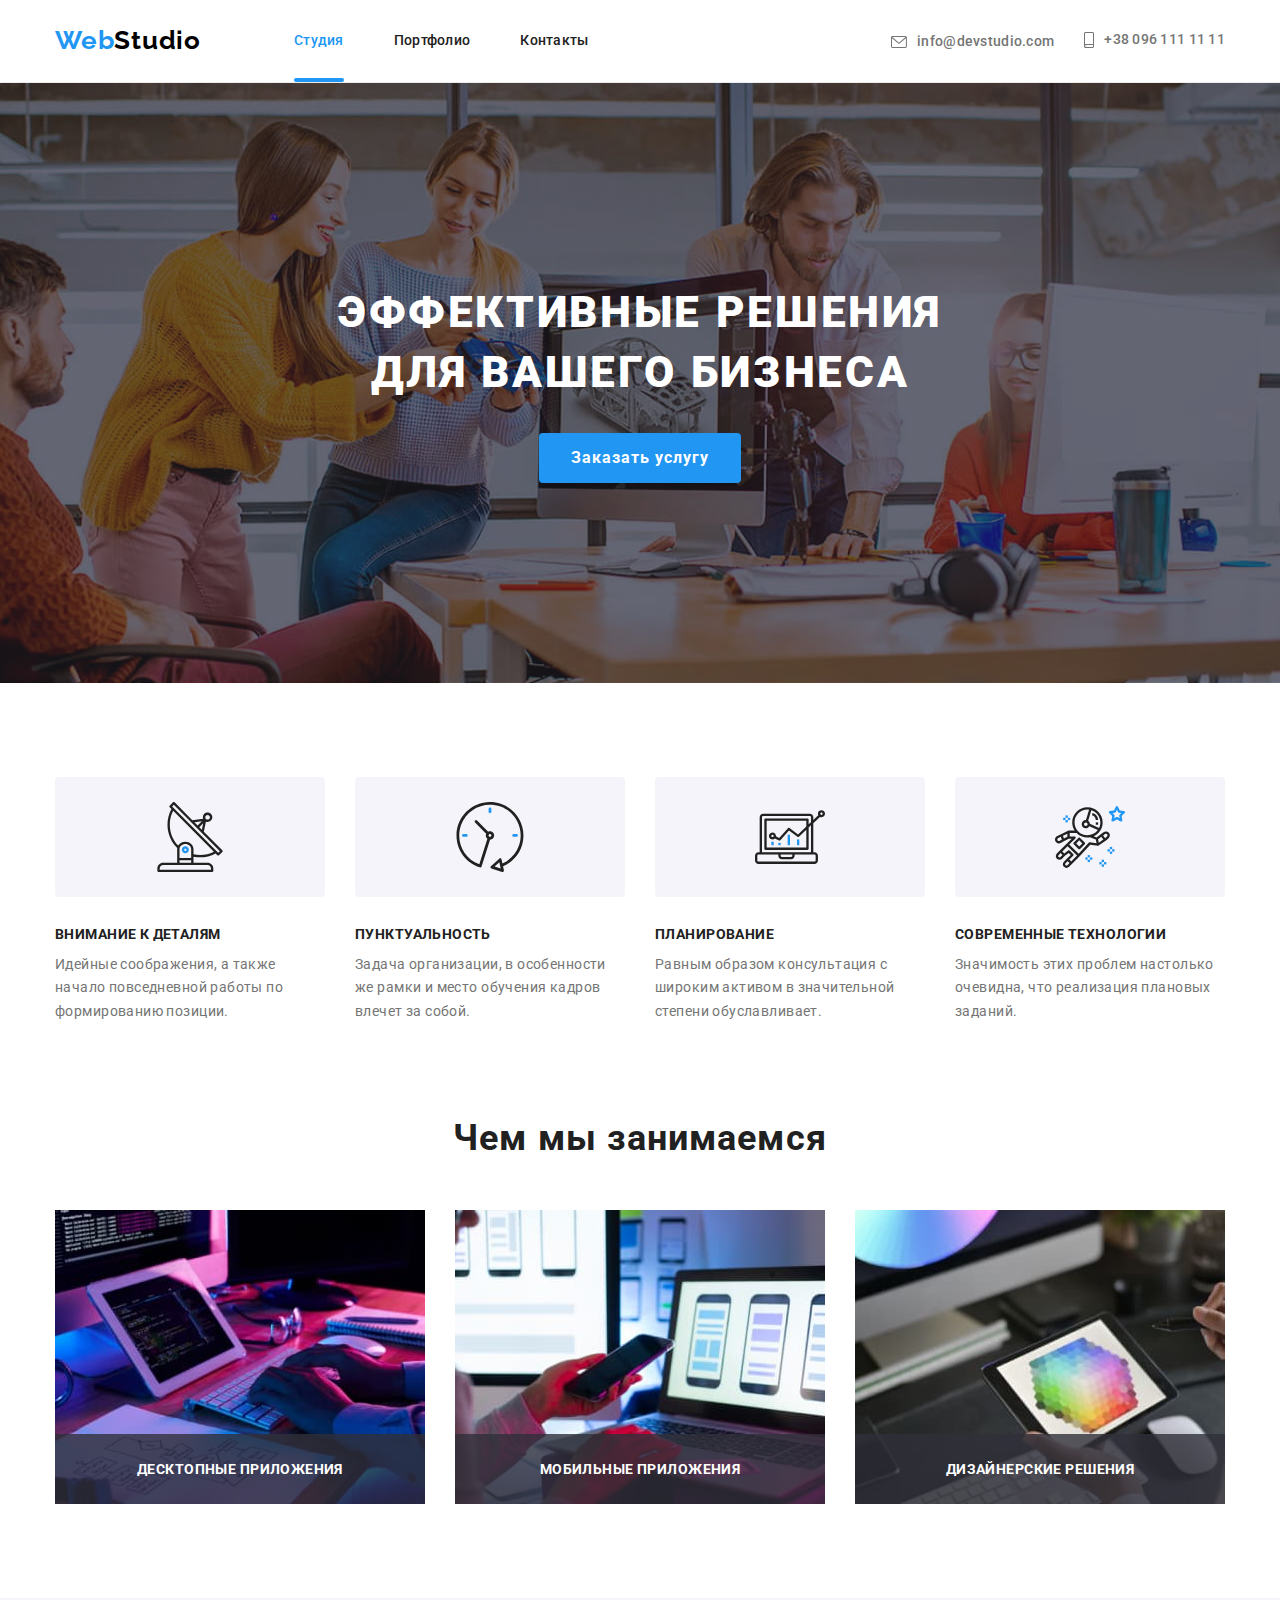
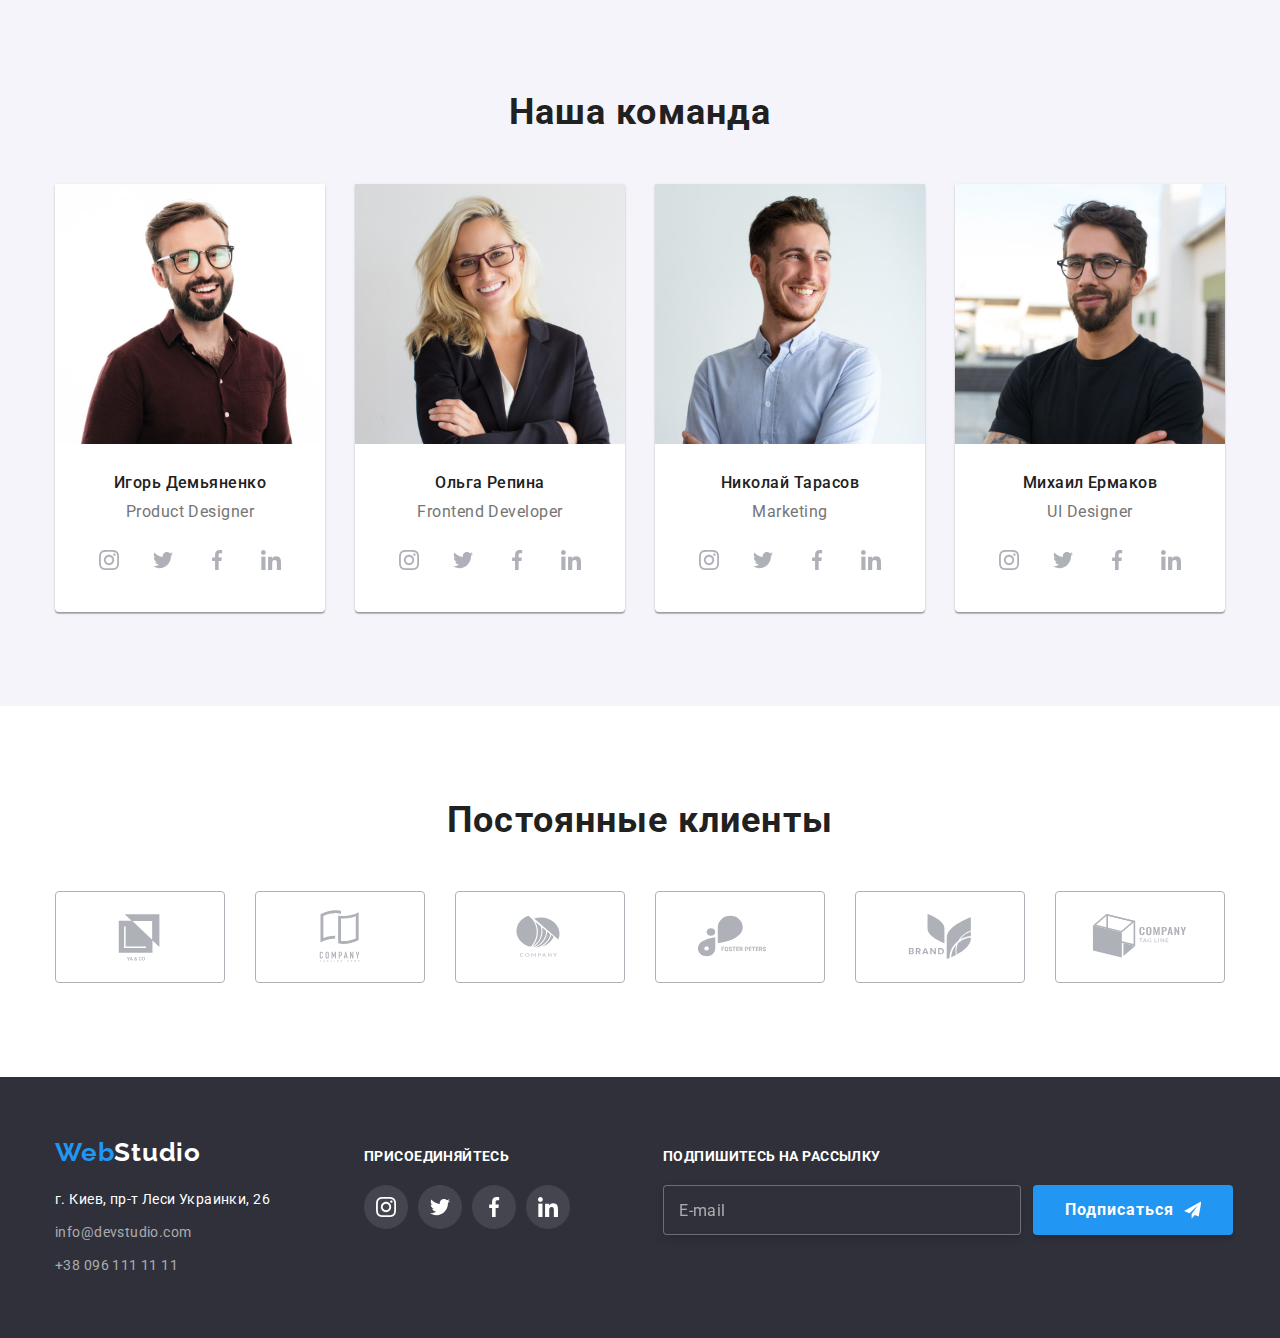
<file: index.html>
<!DOCTYPE html>
<html lang="ru">

<head>
    <meta charset="UTF-8" />
    <meta http-equiv="X-UA-Compatible" content="IE=edge" />
    <meta name="viewport" content="width=device-width, initial-scale=1.0" />
    <title>Document</title>
    <link rel="preconnect" href="https://fonts.googleapis.com">
    <link rel="preconnect" href="https://fonts.gstatic.com" crossorigin>
    <link
        href="https://fonts.googleapis.com/css2?family=Raleway:wght@700&family=Roboto:wght@400;500;700;900&display=swap"
        rel="stylesheet">
    <link rel="stylesheet"
        href="https://cdnjs.cloudflare.com/ajax/libs/modern-normalize/1.1.0/modern-normalize.min.css">
    <link rel="stylesheet" href="./css/main.min.css">
</head>


<body>

    <!-- Шапка профиля-->

    <header class="header">
        <div class="container header-container">
            <a class="logo link" href="./index.html" lang="en">Web<span class="header__logo-color">Studio</span>
            </a>
            <nav class="nav">
                <ul class="nav__list list">
                    <li class="nav__item">
                        <a class="nav__link nav__link_activ link " href="./index.html">Студия</a>
                    </li>
                    <li class="nav__item">
                        <a class="nav__link link" href="./portfolio.html">Портфолио</a>
                    </li>
                    <li class="nav__item">
                        <a class="nav__link link" href="">Контакты</a>
                    </li>
                </ul>
            </nav>
            <ul class="header__contact-list list">
                <li class="header__contact-item">
                    <a class="header__contact-link link" href="mailto:info@devstudio.com"> <svg
                            class="header__contact-icon" width="16" height="12">
                            <use href="./images/sprite.svg#envelope"></use>
                        </svg>
                        info@devstudio.com</a>
                </li>
                <li class="header__contact-item">
                    <a class="header__contact-link link" href="tel:+380961111111"> <svg class="header__contact-icon"
                            width="10" height="16">
                            <use href="./images/sprite.svg#phone"></use>
                        </svg> +38 096 111 11 11</a>
                </li>
            </ul>
        </div>
    </header>

    <!--Hero-->

    <main>
        <section class="hero">
            <div class="container">
                <h1 class="hero__title">Эффективные решения для вашего бизнеса</h1>
                <button class="hero__btn btn" type="button" data-modal-open>Заказать услугу</button>
            </div>
        </section>

        <!--Наши преимущества-->

        <section class="section">
            <div class="container">
                <h2 class="visually-hidden">Наши преимущества</h2>
                <ul class="our-advantages list">
                    <li class="our-advantades__item">
                        <div class="our-advantades__icon">
                            <svg width="70" height="70">
                                <use href="./images/sprite.svg#antenna"></use>
                            </svg>
                        </div>
                        <h3 class="our-advantages__subtitle subtitle">Внимание к деталям</h3>
                        <p class="our-advantages__text">
                            Идейные соображения, а также начало повседневной работы по
                            формированию позиции.
                        </p>
                    </li>
                    <li class="our-advantades__item">
                        <div class="our-advantades__icon">
                            <svg width="70" height="70">
                                <use href="./images/sprite.svg#clock"></use>
                            </svg>
                        </div>
                        <h3 class="our-advantages__subtitle subtitle">Пунктуальность</h3>
                        <p class="our-advantages__text">
                            Задача организации, в особенности же рамки и место обучения кадров
                            влечет за собой.
                        </p>
                    </li>
                    <li class="our-advantades__item">
                        <div class="our-advantades__icon">
                            <svg width="70" height="70">
                                <use href="./images/sprite.svg#diagram"></use>
                            </svg>
                        </div>
                        <h3 class="our-advantages__subtitle subtitle">Планирование</h3>
                        <p class="our-advantages__text">
                            Равным образом консультация с широким активом в значительной
                            степени обуславливает.
                        </p>
                    </li>
                    <li class="our-advantades__item">
                        <div class="our-advantades__icon">
                            <svg width="70" height="70">
                                <use href="./images/sprite.svg#astronaut"></use>
                            </svg>
                        </div>
                        <h3 class="our-advantages__subtitle subtitle">Современные технологии</h3>
                        <p class="our-advantages__text">
                            Значимость этих проблем настолько очевидна, что реализация
                            плановых заданий.
                        </p>
                    </li>
                </ul>
            </div>
        </section>

        <!-- Наши обции-->

        <section class="what-we-do section">
            <div class="container">
                <h2 class="title">Чем мы занимаемся</h2>
                <ul class="what-we-do__list list">
                    <li class="what-we-do__item">
                        <div class="what-we-do__img-wrapper">
                            <img src="./images/box-1.jpg" alt="программист пишет программный код" width="370"
                                height="294" />
                            <p class="what-we-do__overlay">ДЕСКТОПНЫЕ ПРИЛОЖЕНИЯ </p>
                        </div>
                    </li>
                    <li class="what-we-do__item">
                        <div class="what-we-do__img-wrapper">
                            <img src="./images/box-2.jpg" alt="дизайнер продумывает дизайн сайта" width="370"
                                height="294" />
                            <p class="what-we-do__overlay"> МОБИЛЬНЫЕ ПРИЛОЖЕНИЯ </p>
                        </div>
                    </li>
                    <li class="what-we-do__item">
                        <div class="what-we-do__img-wrapper">
                            <img src="./images/box-3.jpg" alt="дизайнер подбираем цветовое решение сайта" width="370"
                                height="294" />
                            <p class="what-we-do__overlay"> ДИЗАЙНЕРСКИЕ РЕШЕНИЯ </p>
                        </div>
                    </li>
                </ul>
            </div>
        </section>

        <!-- Наша команда-->

        <section class="our-team section">
            <div class="container">
                <h2 class="title">Наша команда</h2>
                <ul class="our-team__list list">
                    <li class="our-team__item">
                        <img src="./images/igor.jpg" alt="фото дизайнера" width="270" />
                        <div class="our-team__info">
                            <h3 class="our-team__name">Игорь Демьяненко</h3>
                            <p class="our-team__position" lang="en">Product Designer</p>
                            <ul class="our-team__social social-list list">
                                <li class="our-team__social-item">
                                    <a class="our-team__social-link social-list__link" href="">
                                        <svg width="20" height="20">
                                            <use href="./images/sprite.svg#instagram"></use>
                                        </svg>
                                    </a>
                                </li>
                                <li class="our-team__social-item">
                                    <a class="our-team__social-link social-list__link" href="">
                                        <svg width="20" height="20">
                                            <use href="./images/sprite.svg#twitter"></use>
                                        </svg>
                                    </a>
                                </li>
                                <li class="our-team__social-item">
                                    <a class="our-team__social-link social-list__link" href="">
                                        <svg width="20" height="20">
                                            <use href="./images/sprite.svg#facebook"></use>
                                        </svg>
                                    </a>
                                </li>
                                <li class="our-team__social-item">
                                    <a class="our-team__social-link social-list__link" href="">
                                        <svg width="20" height="20">
                                            <use href="./images/sprite.svg#linkedin"></use>
                                        </svg>
                                    </a>
                                </li>
                            </ul>
                        </div>
                    </li>
                    <li class="our-team__item">
                        <img src="./images/olga.jpg" alt="фото разработчика" width="270" />
                        <div class="our-team__info">
                            <h3 class="our-team__name">Ольга Репина</h3>
                            <p class="our-team__position" lang="en">Frontend Developer</p>
                            <ul class="our-team__social social-list list">
                                <li class="our-team__social-item">
                                    <a class="our-team__social-link social-list__link" href="">
                                        <svg width="20" height="20">
                                            <use href="./images/sprite.svg#instagram"></use>
                                        </svg>
                                    </a>
                                </li>
                                <li class="our-team__social-item">
                                    <a class="our-team__social-link social-list__link" href="">
                                        <svg width="20" height="20">
                                            <use href="./images/sprite.svg#twitter"></use>
                                        </svg>
                                    </a>
                                </li>
                                <li class="our-team__social-item">
                                    <a class="our-team__social-link social-list__link" href="">
                                        <svg width="20" height="20">
                                            <use href="./images/sprite.svg#facebook"></use>
                                        </svg>
                                    </a>
                                </li>
                                <li class="our-team__social-item">
                                    <a class="our-team__social-link social-list__link" href="">
                                        <svg width="20" height="20">
                                            <use href="./images/sprite.svg#linkedin"></use>
                                        </svg>
                                    </a>
                                </li>
                            </ul>
                        </div>
                    </li>
                    <li class="our-team__item">
                        <img src="./images/nick.jpg" alt="фото маркетолога" width="270" />
                        <div class="our-team__info">
                            <h3 class="our-team__name">Николай Тарасов</h3>
                            <p class="our-team__position" lang="en">Marketing</p>
                            <ul class="our-team__social social-list list">
                                <li class="our-team__social-item">
                                    <a class="our-team__social-link social-list__link" href="">
                                        <svg width="20" height="20">
                                            <use href="./images/sprite.svg#instagram"></use>
                                        </svg>
                                    </a>
                                </li>
                                <li class="our-team__social-item">
                                    <a class="our-team__social-link social-list__link" href="">
                                        <svg width="20" height="20">
                                            <use href="./images/sprite.svg#twitter"></use>
                                        </svg>
                                    </a>
                                </li>
                                <li class="our-team__social-item">
                                    <a class="our-team__social-link social-list__link" href="">
                                        <svg width="20" height="20">
                                            <use href="./images/sprite.svg#facebook"></use>
                                        </svg>
                                    </a>
                                </li>
                                <li class="our-team__social-item">
                                    <a class="our-team__social-link social-list__link" href="">
                                        <svg width="20" height="20">
                                            <use href="./images/sprite.svg#linkedin"></use>
                                        </svg>
                                    </a>
                                </li>
                            </ul>
                        </div>
                    </li>
                    <li class="our-team__item">
                        <img src="./images/miсhail.jpg" alt="фото графического дизайнера" width="270" />
                        <div class="our-team__info">
                            <h3 class="our-team__name">Михаил Ермаков</h3>
                            <p class="our-team__position" lang="en">UI Designer</p>
                            <ul class="our-team__social social-list list">
                                <li class="our-team__social-item">
                                    <a class="our-team__social-link social-list__link" href="">
                                        <svg width="20" height="20">
                                            <use href="./images/sprite.svg#instagram"></use>
                                        </svg>
                                    </a>
                                </li>
                                <li class="our-team__social-item">
                                    <a class="our-team__social-link social-list__link" href="">
                                        <svg width="20" height="20">
                                            <use href="./images/sprite.svg#twitter"></use>
                                        </svg>
                                    </a>
                                </li>
                                <li class="our-team__social-item">
                                    <a class="our-team__social-link social-list__link" href="">
                                        <svg width="20" height="20">
                                            <use href="./images/sprite.svg#facebook"></use>
                                        </svg>
                                    </a>
                                </li>
                                <li class="our-team__social-item">
                                    <a class="our-team__social-link social-list__link" href="">
                                        <svg width="20" height="20">
                                            <use href="./images/sprite.svg#linkedin"></use>
                                        </svg>
                                    </a>
                                </li>
                            </ul>
                        </div>
                    </li>
                </ul>
            </div>
        </section>

        <!--Постоянные клиенты-->

        <section class="clients section">
            <div class="container">
                <h2 class="title">Постоянные клиенты</h2>
                <ul class="clients__list list">
                    <li class="clients__item">
                        <a class="clients__link" href="">
                            <svg width="106" height="60">
                                <use href="./images/sprite.svg#ya-co"></use>
                            </svg>
                        </a>
                    </li>
                    <li class="clients__item">
                        <a class="clients__link" href="">
                            <svg width="106" height="60">
                                <use href="./images/sprite.svg#tagline-here"></use>
                            </svg>
                        </a>
                    </li>
                    <li class="clients__item">
                        <a class="clients__link" href="">
                            <svg width="106" height="60">
                                <use href="./images/sprite.svg#company"></use>
                            </svg>
                        </a>
                    </li>
                    <li class="clients__item">
                        <a class="clients__link" href="">
                            <svg width="106" height="60">
                                <use href="./images/sprite.svg#foster-peters"></use>
                            </svg>
                        </a>
                    </li>
                    <li class="clients__item">
                        <a class="clients__link" href="">
                            <svg width="106" height="60">
                                <use href="./images/sprite.svg#brand"></use>
                            </svg>
                        </a>
                    </li>
                    <li class="clients-list-item">
                        <a class="clients__link" href="">
                            <svg width="106" height="60">
                                <use href="./images/sprite.svg#tag-line"></use>
                            </svg>
                        </a>
                    </li>
                </ul>
            </div>
        </section>

    </main>

    <!--Контакты студии-->

    <footer class="footer">
        <div class="footer__container container">
            <div class="contact">
                <a class="footer__logo logo link" href="./index.html" lang="en">
                    <span>Web</span><span class="footer__logo-color">Studio</span></a>
                <address>
                    <ul class="contact__list list">
                        <li class="contact__item">
                            <a class="contact__address link" href="https://goo.gl/maps/Mj2VrzXTmks3DVJD8"
                                target="_blank" rel="noreferrer noopener nofollows">г. Киев, пр-т Леси Украинки, 26</a>
                        </li>
                        <li class="contact__item">
                            <a class="contact__mail link" href="mailto:info@devstudio.com">info@devstudio.com</a>
                        </li>
                        <li class="contact__item">
                            <a class="contact__number link" href="tel:+380961111111">+38 096 111 11 11</a>
                        </li>
                    </ul>
                </address>
            </div>
            <div class="social-media">
                <h2 class="visually-hidden">Наши соцсети</h2>
                <h3 class="social-media__subtitle subtitle">присоединяйтесь</h3>
                <ul class="social-media__list social-list list">
                    <li class="social-media__item">
                        <a class="social-media__link social-list__link" href="">
                            <svg class="social-media__icon" width="20" height="20">
                                <use href="./images/sprite.svg#instagram"></use>
                            </svg>
                        </a>
                    </li>
                    <li class="social-media__item">
                        <a class="social-media__link social-list__link" href="">
                            <svg class="social-media__icon" width="20" height="20">
                                <use href="./images/sprite.svg#twitter"></use>
                            </svg>
                        </a>
                    </li>
                    <li class="social-media__item">
                        <a class="social-media__link social-list__link" href="">
                            <svg class="social-media__icon" width="20" height="20">
                                <use href="./images/sprite.svg#facebook"></use>
                            </svg>
                        </a>
                    </li>
                    <li class="social-media__item">
                        <a class="social-media__link social-list__link" href="">
                            <svg class="social-media__icon" width="20" height="20">
                                <use href="./images/sprite.svg#linkedin"></use>
                            </svg>
                        </a>
                    </li>
                </ul>
            </div>

            <form class="info-form">
                <p class="info-form__text">Подпишитесь на рассылку</p>
                <span class="info-form__contact">
                    <input class="info-form__input" type="email" required name="user_email" title="oliviatill@gmail.com"
                        placeholder="E-mail">
                    <button type="submit" class="btn info-form__btn">
                        Подписаться
                        <svg class="info__icon" width="24px" height="24px">
                            <use href="./images/sprite.svg#send-info"></use>
                        </svg>

                    </button>
                </span>
            </form>
        </div>
    </footer>

    <!--Модальное окно -->

    <div class="backdrop is-hidden" data-modal>
        <div class="modal">
            <button type="button" class="modal__close-btn" data-modal-close>
                <svg class="modal__close-btn-icon" width="11" height="11">
                    <use href="./images/sprite.svg#close"></use>
                </svg>
            </button>

            <form class="modal__form">
                <p class="modal__text">Оставьте свои данные, мы вам перезвоним</p>
                <label class="modal__field">
                    <span class="modal__key">Имя</span>
                    <span class="modal__input-wrapper">
                        <input class="modal__input" type="text" required name="user_name" pattern="[a-zA-Z]*"
                            title="Olivia">
                        <svg class="modal__icon" width="18" height="18">
                            <use href="./images/sprite.svg#name"></use>
                        </svg>
                    </span>
                </label>
                <label class="modal__field">
                    <span class="modal__key">Телефон</span>
                    <span class="modal__input-wrapper">
                        <input class="modal__input" type="tel" required name="user_phone_number"
                            pattern="[0-9]{3}-[0-9]{3}-[0-9]{2}-[0-9]{2}" title="xxx-xxx-xx-xx">
                        <svg class="modal__icon" width="18" height="18">
                            <use href="./images/sprite.svg#tel"></use>
                        </svg>
                    </span>
                </label>
                <label class="modal__field">
                    <span class="modal__key">Почта</span>
                    <span class="modal__input-wrapper">
                        <input class="modal__input" type="email" required name="user_email"
                            title="oliviatill@gmail.com">
                        <svg class="modal__icon" width="18" height="18">
                            <use href="./images/sprite.svg#email"></use>
                        </svg>
                    </span>
                </label>
                <label class="modal__field modal-form-field-comment">
                    <span class="modal__key">Комментарий</span>

                    <textarea class="modal__messange" placeholder="Введите текст" name="user_message"></textarea>
                </label>
                <input type="checkbox" class="modal__checkbox visually-hidden" required id="checkbox-policy"
                    name="user-policy" />
                <label for="checkbox-policy" class="modal__checkbox-label">Соглашаюсь с рассылкой и принимаю&nbsp;<a
                        class="modal__checkbox-link" href="">Условия договора</a></label>
                <button type="submit" class="modal__btn btn">Отправить</button>

            </form>
        </div>
    </div>

</body>

<script src="./js/modal.js"></script>

</html>
</file>
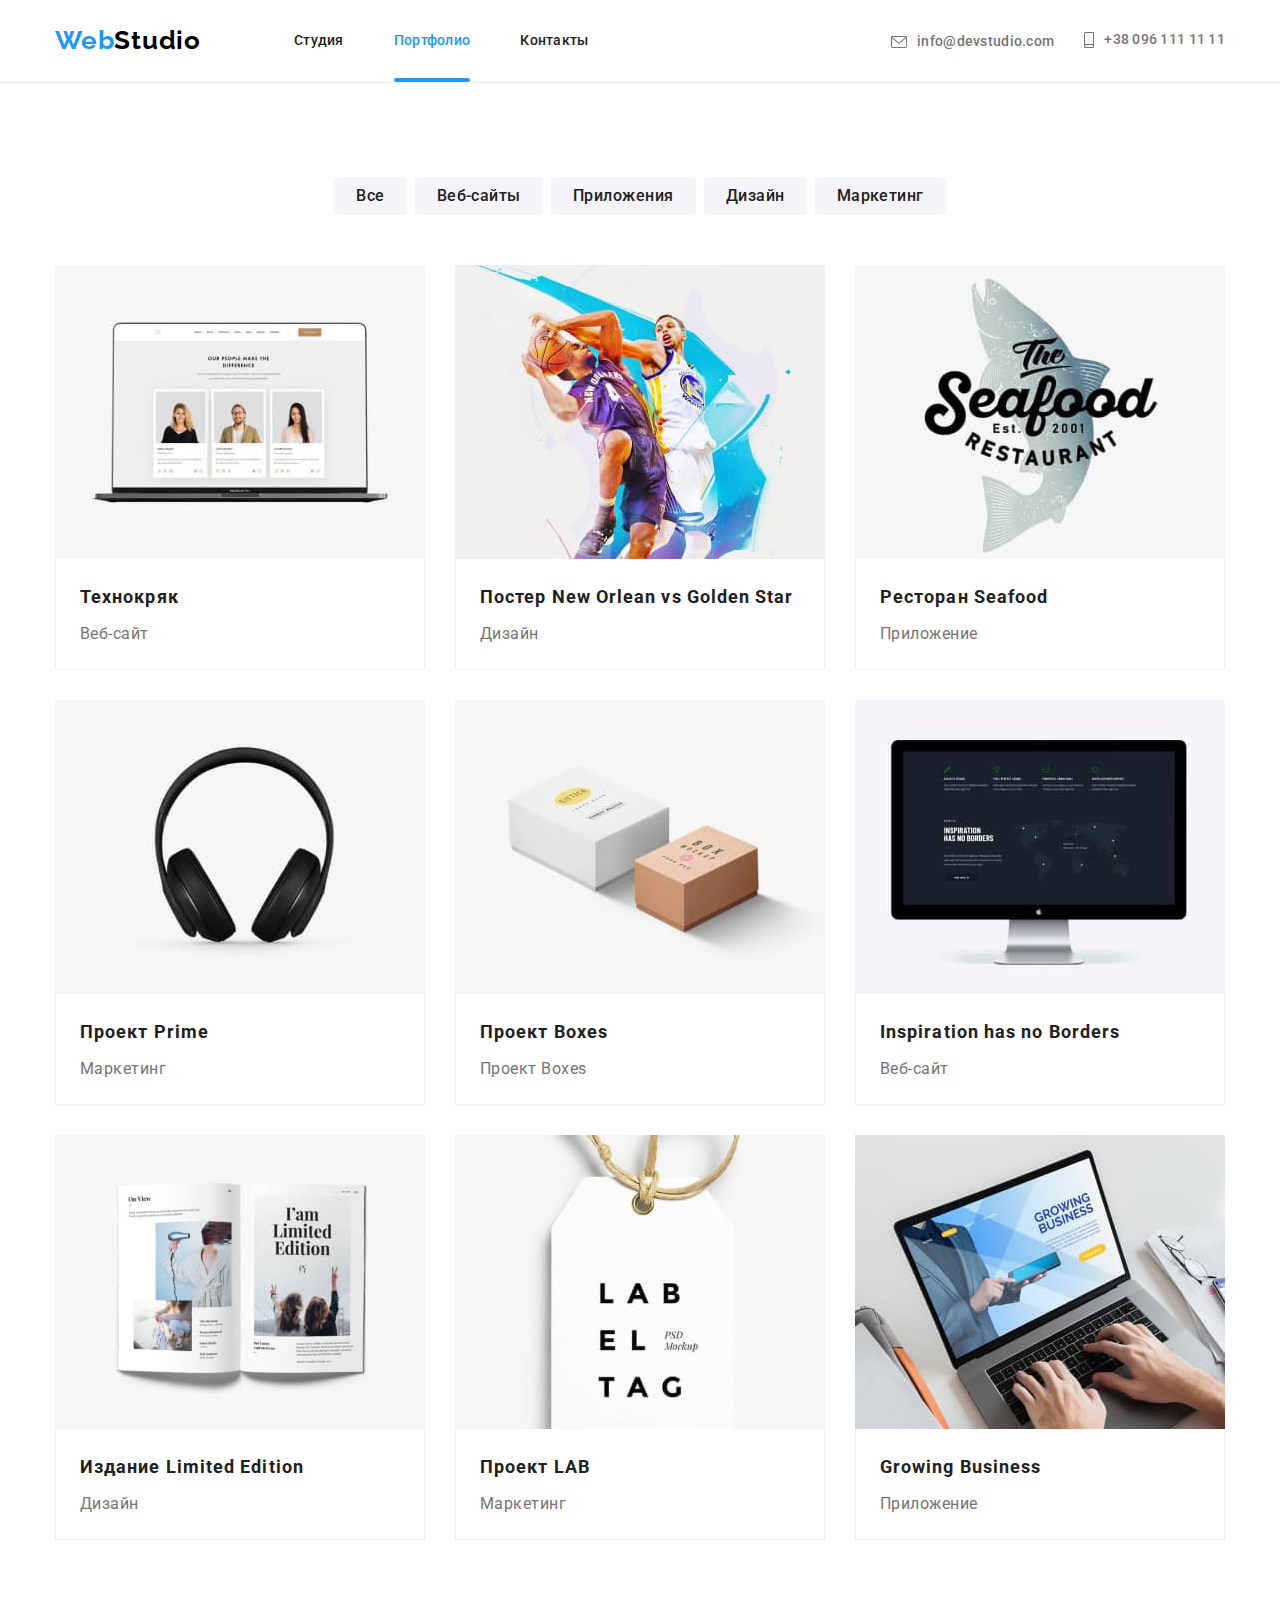
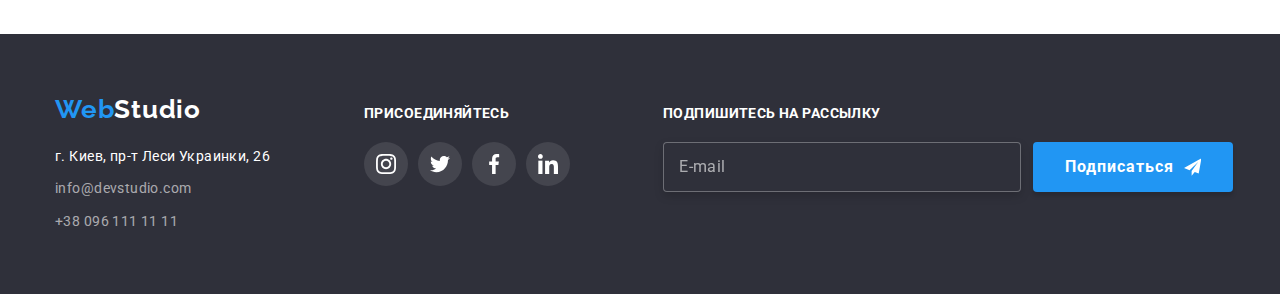
<file: portfolio.html>
<!DOCTYPE html>
<html lang="ru">

<head>
    <meta charset="UTF-8" />
    <meta http-equiv="X-UA-Compatible" content="IE=edge" />
    <meta name="viewport" content="width=device-width, initial-scale=1.0" />
    <title>Document</title>
    <link rel="preconnect" href="https://fonts.googleapis.com">
    <link rel="preconnect" href="https://fonts.gstatic.com" crossorigin>
    <link
        href="https://fonts.googleapis.com/css2?family=Raleway:wght@700&family=Roboto:wght@400;500;700;900&display=swap"
        rel="stylesheet">
    <link rel="stylesheet"
        href="https://cdnjs.cloudflare.com/ajax/libs/modern-normalize/1.1.0/modern-normalize.min.css">
    <link rel="stylesheet" href="./css/main.min.css">
</head>

<body>

    <header class="header">
        <div class="container header-container">
            <a class="logo link" href="./index.html" lang="en">Web<span class="header__logo-color">Studio</span>
            </a>
            <nav class="nav">
                <ul class="nav__list list">
                    <li class="nav__item">
                        <a class="nav__link link " href="./index.html">Студия</a>
                    </li>
                    <li class="nav__item">
                        <a class="nav__link nav__link_activ link" href="./portfolio.html">Портфолио</a>
                    </li>
                    <li class="nav__item">
                        <a class="nav__link link" href="">Контакты</a>
                    </li>
                </ul>
            </nav>
            <ul class="header__contact-list list">
                <li class="header__contact-item">
                    <a class="header__contact-link link" href="mailto:info@devstudio.com"> <svg
                            class="header__contact-icon" width="16" height="12">
                            <use href="./images/sprite.svg#envelope"></use>
                        </svg>
                        info@devstudio.com</a>
                </li>
                <li class="header__contact-item">
                    <a class="header__contact-link link" href="tel:+380961111111"> <svg class="header__contact-icon"
                            width="10" height="16">
                            <use href="./images/sprite.svg#phone"></use>
                        </svg> +38 096 111 11 11</a>
                </li>
            </ul>
        </div>
    </header>

    <!--Проекты студии-->

    <section class="section">
        <div class="container">
            <h1 class="visually-hidden">Наши проекты</h1>
            <ul class="filter list">
                <li class="filter__item"><button class="filter__btn" type="button">Все</button></li>
                <li class="filter__item"><button class="filter__btn" type="button">Веб-сайты</button>
                </li>
                <li class="filter__item"><button class="filter__btn" type="button">Приложения</button>
                </li>
                <li class="filter__item"><button class="filter__btn" type="button">Дизайн</button></li>
                <li class="filter__item"><button class="filter__btn" type="button">Маркетинг</button>
                </li>
            </ul>
            <ul class="projects list">
                <li class="projects__item">
                    <a class="projects__link link" href="">
                        <div class="projects__img-wrapper">
                            <img src="./images/tehnokriak.jpg" alt="макет дизайна веб-сайта" width="370" height="294" />
                            <p class="projects__overlay">Технокряк это современная площадка распространения
                                коронавируса. Компании используют эту платформу для цифрового шпионажа и атак на
                                защищённые сервера конкурентов.</p>
                        </div>
                        <div class="projects__info">
                            <h2 class="projects__name">Технокряк</h2>
                            <p class="projects__type">Веб-сайт</p>
                        </div>
                    </a>
                </li>
                <li class="projects__item">
                    <a class="projects__link link" href="">
                        <div class="projects__img-wrapper">
                            <img src="./images/new-orlean-vs-golden-star.jpg" alt="баскетболисты из двух коман"
                                width="370" height="294" />
                            <p class="projects__overlay">Технокряк это современная площадка распространения
                                коронавируса. Компании используют эту платформу для цифрового шпионажа и атак на
                                защищённые сервера конкурентов.</p>
                        </div>
                        <div class="projects__info">
                            <h2 class="projects__name">Постер New Orlean vs Golden Star</h2>
                            <p class="projects__type">Дизайн</p>
                        </div>
                    </a>
                </li>
                <li class="projects__item">
                    <a class="projects__link link" href="">
                        <div class="projects__img-wrapper">
                            <img src="./images/seafood.jpg" alt="логотип рыбного ресторана" width="370" height="294" />
                            <p class="projects__overlay">Технокряк это современная площадка распространения
                                коронавируса. Компании используют эту платформу для цифрового шпионажа и атак на
                                защищённые сервера конкурентов.</p>
                        </div>
                        <div class="projects__info">
                            <h2 class="projects__name">Ресторан Seafood</h2>
                            <p class="projects__type">Приложение</p>
                        </div>
                    </a>
                </li>
                <li class="projects__item">
                    <a class="projects__link link" href="">
                        <div class="projects__img-wrapper">
                            <img src="./images/prime.jpg" alt="черные большие наушники" width="370" height="294" />
                            <p class="projects__overlay">Технокряк это современная площадка распространения
                                коронавируса. Компании используют эту платформу для цифрового шпионажа и атак на
                                защищённые сервера конкурентов.</p>
                        </div>
                        <div class="projects__info">
                            <h2 class="projects__name">Проект Prime</h2>
                            <p class="projects__type">Маркетинг</p>
                        </div>
                    </a>
                </li>
                <li class="projects__item">
                    <a class="projects__link link" href="">
                        <div class="projects__img-wrapper">
                            <img src="./images/boxes.jpg" alt="два разных вида упаковочных коробок" width="370"
                                height="294" />
                            <p class="projects__overlay">Технокряк это современная площадка распространения
                                коронавируса. Компании используют эту платформу для цифрового шпионажа и атак на
                                защищённые сервера конкурентов.</p>
                        </div>
                        <div class="projects__info">
                            <h2 class="projects__name">Проект Boxes</h2>
                            <p class="projects__type">Проект Boxes</p>
                        </div>
                    </a>
                </li>
                <li class="projects__item">
                    <a class="projects__link link" href="">
                        <div class="projects__img-wrapper">
                            <img src="./images/inspiration-has-no-borders.jpg"
                                alt="монитор компании Эпл с програмойна экране" width="370" height="294" />
                            <p class="projects__overlay">Технокряк это современная площадка распространения
                                коронавируса. Компании используют эту платформу для цифрового шпионажа и атак на
                                защищённые сервера конкурентов.</p>
                        </div>
                        <div class="projects__info">
                            <h2 class="projects__name">Inspiration has no Borders</h2>
                            <p class="projects__type">Веб-сайт</p>
                        </div>
                    </a>
                </li>
                <li class="projects__item">
                    <a class="projects__link link" href="">
                        <div class="projects__img-wrapper">
                            <img src="./images/limited-edition.jpg" alt="разворот журнала" width="370" height="294" />
                            <p class="projects__overlay">Технокряк это современная площадка распространения
                                коронавируса. Компании используют эту платформу для цифрового шпионажа и атак на
                                защищённые сервера конкурентов.</p>
                        </div>
                        <div class="projects__info">
                            <h2 class="projects__name">Издание Limited Edition</h2>
                            <p class="projects__type">Дизайн</p>
                        </div>
                    </a>
                </li>
                <li class="projects__item">
                    <a class="projects__link link" href="">
                        <div class="projects__img-wrapper">
                            <img src="./images/lab.jpg" alt="бирка компании ЛАБ" width="370" height="294" />
                            <p class="projects__overlay">Технокряк это современная площадка распространения
                                коронавируса. Компании используют эту платформу для цифрового шпионажа и атак на
                                защищённые сервера конкурентов.</p>
                        </div>
                        <div class="projects__info">
                            <h2 class="projects__name">Проект LAB</h2>
                            <p class="projects__type">Маркетинг</p>
                        </div>
                    </a>
                </li>
                <li class="projects__item">
                    <a class="projects__link link" href="">
                        <div class="projects__img-wrapper">
                            <img src="./images/growing-business.jpg"
                                alt="ноутбук с открытым приложением Растущий Бизнес " width="370" height="294" />
                            <p class="projects__overlay">Технокряк это современная площадка распространения
                                коронавируса. Компании используют эту платформу для цифрового шпионажа и атак на
                                защищённые сервера конкурентов.</p>
                        </div>
                        <div class="projects__info">
                            <h2 class="projects__name">Growing Business</h2>
                            <p class="projects__type">Приложение</p>
                        </div>
                    </a>
                </li>
            </ul>
        </div>
    </section>

    <!--Контакты студии-->

    <!--Контакты студии-->

    <footer class="footer">
        <div class="footer__container container">
            <div class="contact">
                <a class="footer__logo logo link" href="./index.html" lang="en">
                    <span>Web</span><span class="footer__logo-color">Studio</span></a>
                <address>
                    <ul class="contact__list list">
                        <li class="contact__item">
                            <a class="contact__address link" href="https://goo.gl/maps/Mj2VrzXTmks3DVJD8"
                                target="_blank" rel="noreferrer noopener nofollows">г. Киев, пр-т Леси Украинки, 26</a>
                        </li>
                        <li class="contact__item">
                            <a class="contact__mail link" href="mailto:info@devstudio.com">info@devstudio.com</a>
                        </li>
                        <li class="contact__item">
                            <a class="contact__number link" href="tel:+380961111111">+38 096 111 11 11</a>
                        </li>
                    </ul>
                </address>
            </div>
            <div class="social-media">
                <h2 class="visually-hidden">Наши соцсети</h2>
                <h3 class="social-media__subtitle subtitle">присоединяйтесь</h3>
                <ul class="social-media__list social-list list">
                    <li class="social-media__item">
                        <a class="social-media__link social-list__link" href="">
                            <svg class="social-media__icon" width="20" height="20">
                                <use href="./images/sprite.svg#instagram"></use>
                            </svg>
                        </a>
                    </li>
                    <li class="social-media__item">
                        <a class="social-media__link social-list__link" href="">
                            <svg class="social-media__icon" width="20" height="20">
                                <use href="./images/sprite.svg#twitter"></use>
                            </svg>
                        </a>
                    </li>
                    <li class="social-media__item">
                        <a class="social-media__link social-list__link" href="">
                            <svg class="social-media__icon" width="20" height="20">
                                <use href="./images/sprite.svg#facebook"></use>
                            </svg>
                        </a>
                    </li>
                    <li class="social-media__item">
                        <a class="social-media__link social-list__link" href="">
                            <svg class="social-media__icon" width="20" height="20">
                                <use href="./images/sprite.svg#linkedin"></use>
                            </svg>
                        </a>
                    </li>
                </ul>
            </div>

            <form class="info-form">
                <p class="info-form__text">Подпишитесь на рассылку</p>
                <span class="info-form__contact">
                    <input class="info-form__input" type="email" required name="user_email" title="oliviatill@gmail.com"
                        placeholder="E-mail">
                    <button type="submit" class="btn info-form__btn">
                        Подписаться
                        <svg class="info__icon" width="24px" height="24px">
                            <use href="./images/sprite.svg#send-info"></use>
                        </svg>

                    </button>
                </span>
            </form>
        </div>
    </footer>
</body>

</html>
</file>
<file: css/main.min.css>
:root{--primery-font-family: Roboto, sans-serif;--secondary-font-family: Raleway, sans-serif;--primery-text-color-light-theme: #757575;--secomdary-text-color-light-theme: #212121;--additional-text-color-light-theme: #AFB1B8;--primery-text-color-dark-theme: #FFFFFF;--secomdary-text-color-dark-theme: rgba(255, 255, 255, 0.6);--accent-color: #2196F3;--background-color-dark-theme: #2F303A;--background-color-light-theme: #F5F4FA;--logo-header-dark-color: #000;--accent-color-button-focus: #188CE8}.visually-hidden{position:absolute;width:1px;height:1px;margin:-1px;border:0;padding:0;white-space:nowrap;clip-path:inset(100%);clip:rect(0 0 0 0);overflow:hidden}.container{width:1200px;padding-left:15px;padding-right:15px;margin:auto}.section{padding-top:94px;padding-bottom:94px}body{font-family:var(--primery-font-family)}.link{text-decoration:none}.list{list-style:none}p,h1,h2,h3,h4,h5,h6{margin-top:0;margin-bottom:0}ul,li{padding-left:0;margin-top:0;margin-bottom:0}img{display:block;min-width:100%;height:auto}.btn{font-weight:700;font-size:16px;line-height:1.87;display:flex;align-items:center;text-align:center;letter-spacing:.06em;color:var(--primery-text-color-dark-theme);background-color:var(--accent-color);box-shadow:0px 4px 4px rgba(0,0,0,.15);border-radius:4px;padding:10px 32px;cursor:pointer;border-width:0;transition:background-color 250ms cubic-bezier(0.4, 0, 0.2, 1)}.btn:hover,.btn:focus{background-color:var(--accent-color-button-focus)}.hero__btn{margin-left:auto;margin-right:auto}.info-form__btn{justify-content:center;width:200px;height:50px}.modal__btn{margin-left:auto;margin-right:auto}.title{font-weight:700;font-size:36px;line-height:1.16;text-align:center;letter-spacing:.03em;color:var(--secomdary-text-color-light-theme)}.subtitle{font-weight:700;font-size:14px;line-height:1.14;letter-spacing:.03em;text-transform:uppercase}.social-list{display:flex}.social-list__link{display:flex;align-items:center;justify-content:center;width:44px;height:44px;border-radius:50%}.logo{font-family:var(--secondary-font-family);font-weight:700;font-size:26px;line-height:1.19;letter-spacing:.03em;color:var(--accent-color);padding-top:24px;padding-bottom:25px;display:block;margin-right:93px}.header__logo-color{color:var(--logo-header-dark-color)}.footer__logo{padding-top:0;padding-bottom:0;margin-bottom:20px}.footer__logo-color{color:var(--primery-text-color-dark-theme)}.social-list{display:flex}.social-list__link{display:flex;align-items:center;justify-content:center;width:44px;height:44px;border-radius:50%}.nav__list{display:flex}.nav__item:not(:last-child){margin-right:50px}.nav__link{font-weight:500;font-size:14px;line-height:1.14;letter-spacing:.02em;color:var(--secomdary-text-color-light-theme);display:block;padding-top:32px;padding-bottom:32px;transition:color 250ms cubic-bezier(0.4, 0, 0.2, 1)}.nav__link:hover,.nav__link:focus{color:var(--accent-color)}.filter{display:flex;justify-content:center;margin-bottom:50px}.filter__btn{font-weight:500;font-size:16px;line-height:1.62;text-align:center;letter-spacing:.03em;color:var(--secomdary-text-color-light-theme);background:var(--background-color-light-theme);border-radius:4px;cursor:pointer;border-width:0;padding:6px 22px;transition:color 250ms cubic-bezier(0.4, 0, 0.2, 1),background 250ms cubic-bezier(0.4, 0, 0.2, 1),box-shadow 250ms cubic-bezier(0.4, 0, 0.2, 1),border-radius 250ms cubic-bezier(0.4, 0, 0.2, 1)}.filter__btn:focus,.filter__btn:hover{color:var(--primery-text-color-dark-theme);background:var(--accent-color);box-shadow:0px 3px 1px rgba(0,0,0,.1),0px 1px 2px rgba(0,0,0,.08),0px 2px 2px rgba(0,0,0,.12);border-radius:4px}.filter__item:not(:last-child){margin-right:8px}.backdrop{position:fixed;top:0;left:0;width:100%;height:100%;background-color:rgba(0,0,0,.2);transition:opacity 250ms cubic-bezier(0.4, 0, 0.2, 1),visibility 250ms cubic-bezier(0.4, 0, 0.2, 1)}.backdrop.is-hidden{opacity:0;visibility:hidden;pointer-events:none}.modal{position:absolute;top:50%;left:50%;transform:translate(-50%, -50%);width:528px;height:581px;padding:40px;background-color:#fff}.modal__close-btn{position:absolute;top:8px;right:8px;display:flex;align-items:center;justify-content:center;width:30px;height:30px;border-radius:50%;padding:0;background-color:rgba(0,0,0,0);border:1px solid rgba(0,0,0,.1);cursor:pointer;transition:fill 250ms cubic-bezier(0.4, 0, 0.2, 1)}.modal__close-btn:focus,.modal__close-btn:hover{fill:var(--accent-color)}.modal__form{display:flex;flex-direction:column}.modal__text{margin-bottom:12px;font-size:20px;font-weight:700;line-height:1.15;letter-spacing:.03em;color:var(--secomdary-text-color-light-theme);text-align:center}.modal__field{margin-bottom:10px}.modal__key{display:block;font-weight:400;font-size:12px;line-height:1.16;letter-spacing:.01em;color:var(--primery-text-color-light-theme);margin-bottom:4px}.modal__input-wrapper{position:relative;display:block}.modal__input{width:100%;height:40px;border:1px solid rgba(33,33,33,.2);border-radius:4px;padding-left:42px;transition:border-color 250ms cubic-bezier(0.4, 0, 0.2, 1)}.modal__input:focus{outline:none;border-color:var(--accent-color)}.modal__icon{position:absolute;top:50%;left:12px;transform:translateY(-50%);display:block;transition:fill 250ms cubic-bezier(0.4, 0, 0.2, 1)}.modal__input:focus+.modal__icon{fill:var(--accent-color)}.modal__messange{width:100%;height:120px;border:1px solid rgba(33,33,33,.2);border-radius:4px;resize:none;padding:12px 16px;transition:border-color 250ms cubic-bezier(0.4, 0, 0.2, 1)}.modal__messange:focus{outline:none;border-color:var(--accent-color)}.modal__messange::placeholder{font-weight:400;font-size:14px;line-height:1.14;letter-spacing:.01em;color:rgba(117,117,117,.5)}.modal__checkbox-label{display:flex;align-items:center;justify-content:center;font-weight:400;font-size:14px;line-height:1.71;letter-spacing:.03em;color:var(--primery-text-color-light-theme);margin-bottom:30px;margin-top:10px}.modal__checkbox-label::before{display:block;margin-right:10px;width:16px;height:15px;border:2px solid var(--secomdary-text-color-light-theme);border-radius:2px;content:"";cursor:pointer;transition:background-color 250ms cubic-bezier(0.4, 0, 0.2, 1),background-image 250ms cubic-bezier(0.4, 0, 0.2, 1)}.modal__checkbox:checked+.modal__checkbox-label::before{background-color:var(--accent-color);background-image:url(../images/check.svg);border:2px solid var(--accent-color);background-position:center}.modal__checkbox-link{color:var(--accent-color)}.header{border-bottom:1px solid #ececec}.header-container{display:flex;align-items:center}.header__contact-list{display:flex;margin-left:auto;align-items:baseline;justify-content:center}.header__contact-list.item:not(:first-child){margin-left:50px}.header__contact-item:not(:last-child){margin-right:30px}.header__contact-link{font-weight:500;font-size:14px;line-height:1.14;letter-spacing:.02em;color:var(--primery-text-color-light-theme);padding-top:32px;padding-bottom:32px;display:flex;align-items:center;justify-content:center;transition:color 250ms cubic-bezier(0.4, 0, 0.2, 1)}.header__contact-link:hover,.header__contact-link:focus{color:var(--accent-color)}.nav__link_activ{position:relative;color:var(--accent-color)}.nav__link_activ::after{content:"";width:100%;height:4px;position:absolute;background:var(--accent-color);border-radius:2px;bottom:-1px;left:0}.header__contact-icon{fill:currentColor;margin-right:10px;align-items:baseline;justify-content:center;background-position:center}.hero{background-image:linear-gradient(rgba(47, 48, 58, 0.4), rgba(47, 48, 58, 0.4)),url(../images/back-img.jpg);background-color:var(--background-color-hero);background-size:cover;background-position:center;background-repeat:repeat;padding-top:200px;padding-bottom:200px;margin-left:auto;margin-right:auto;max-width:1600px}.hero__title{font-style:normal;font-weight:900;font-size:44px;line-height:1.36;text-align:center;letter-spacing:.06em;text-transform:uppercase;color:var(--primery-text-color-dark-theme);width:696px;margin-bottom:30px;margin-left:auto;margin-right:auto}.our-advantages{display:flex;align-items:center}.our-advantades__item{width:270px}.our-advantades__item:not(:last-child){margin-right:30px}.our-advantades__icon{display:flex;align-items:center;justify-content:center;width:270px;height:120px;background:var(--background-color-light-theme);border-radius:4px}.our-advantages__subtitle{color:var(--secomdary-text-color-light-theme);margin-top:30px}.our-advantages__text{font-size:14px;line-height:1.71;letter-spacing:.03em;color:var(--primery-text-color-light-theme);margin-top:10px}.what-we-do{padding-top:0}.what-we-do__list{display:flex;margin-top:50px}.what-we-do__item:not(:last-child){margin-right:30px}.what-we-do__img-wrapper{position:relative}.what-we-do__overlay{display:flex;position:absolute;bottom:0px;width:100%;height:70px;background-color:rgba(47,48,58,.8);font-family:var(--primery-font-family);font-size:14px;font-weight:700;line-height:1.17;letter-spacing:.03em;color:var(--primery-text-color-dark-theme);align-items:center;justify-content:center}.our-team{background-color:var(--background-color-light-theme)}.our-team__list{display:flex;flex-wrap:wrap;margin-top:50px}.our-team__item{background:var(--primery-text-color-dark-theme);box-shadow:0px 1px 3px rgba(0,0,0,.12),0px 1px 1px rgba(0,0,0,.14),0px 2px 1px rgba(0,0,0,.2);border-radius:0px 0px 4px 4px;flex-basis:calc((100% - 90px)/4)}.our-team__item:not(:last-child){margin-right:30px}.our-team__info{padding-top:30px;padding-bottom:30px;padding-left:32px;padding-right:32px}.our-team__name{font-weight:500;font-size:16px;line-height:1.18;text-align:center;letter-spacing:.03em;color:var(--secomdary-text-color-light-theme)}.our-team__position{font-size:16px;line-height:1.18;text-align:center;letter-spacing:.03em;color:var(--primery-text-color-light-theme);margin-top:10px}.our-team__social{margin-top:16px;justify-content:space-between}.our-team__social-link{fill:var(--additional-text-color-light-theme);transition:fill 250ms cubic-bezier(0.4, 0, 0.2, 1),background-color 250ms cubic-bezier(0.4, 0, 0.2, 1)}.our-team__social-link:hover,.our-team__social-link:focus{fill:var(--primery-text-color-dark-theme);background-color:var(--accent-color)}.clients__list{display:flex;flex-wrap:wrap;margin-top:50px}.clients__item:not(:last-child){margin-right:30px}.clients__link{display:flex;align-items:center;justify-content:center;width:170px;height:92px;border:1px solid var(--additional-text-color-light-theme);box-sizing:border-box;border-radius:4px;fill:var(--additional-text-color-light-theme);transition:fill 250ms cubic-bezier(0.4, 0, 0.2, 1),border 250ms cubic-bezier(0.4, 0, 0.2, 1)}.clients__link:hover,.clients__link:focus{fill:var(--accent-color);border:1px solid var(--accent-color)}.projects{display:flex;flex-wrap:wrap;flex-basis:calc((100% - 60px)/3);margin-top:-30px;margin-left:-30px}.projects__item{background:var(--primery-text-color-dark-theme);margin-top:30px;margin-left:30px}.projects__link{display:block;transition:box-shadow 250ms cubic-bezier(0.4, 0, 0.2, 1)}.projects__link:hover,.projects__link:focus{box-shadow:0px 1px 1px rgba(0,0,0,.12),0px 4px 4px rgba(0,0,0,.06),1px 4px 6px rgba(0,0,0,.16)}.projects__img-wrapper{position:relative;overflow:hidden}.projects__overlay{position:absolute;top:0;left:0;width:100%;height:100%;font-family:var(--primery-font-family);font-size:18px;color:var(--primery-text-color-dark-theme);padding:63px 24px;line-height:1.55;letter-spacing:.03em;background-color:rgba(33,150,243,.9);overflow:auto;transform:translateY(100%);transition:transform 250ms cubic-bezier(0.4, 0, 0.2, 1)}.projects__link:hover .projects__overlay,.projects__link:focus .projects__overlay{transform:translateY(0%)}.projects__info{padding-top:20px;padding-bottom:20px;border-bottom:1px solid #eee;border-right:1px solid #eee;border-left:1px solid #eee;padding-left:24px;padding-right:24px}.projects__name{font-weight:700;font-size:18px;line-height:2;letter-spacing:.06em;color:var(--secomdary-text-color-light-theme)}.projects__type{font-size:16px;line-height:1.87;letter-spacing:.03em;color:var(--primery-text-color-light-theme);margin-top:4px}address{font-style:normal}.footer{background-color:var(--background-color-dark-theme);padding-bottom:60px;padding-top:60px}.footer__container{display:flex;align-items:baseline}.contact__item:not(:last-child){margin-bottom:9px}.contact__address{font-size:14px;line-height:1.71;letter-spacing:.03em;color:var(--primery-text-color-dark-theme)}.contact__mail,.contact__number{font-size:14px;line-height:1.71;letter-spacing:.03em;color:var(--secomdary-text-color-dark-theme);transition:text-decoration 250ms cubic-bezier(0.4, 0, 0.2, 1)}.social-media{margin-left:70px;margin-right:93px}.social-media__subtitle{color:var(--primery-text-color-dark-theme)}.social-media__list{display:flex;align-items:center;margin-top:20px}.social-media__link{fill:var(--primery-text-color-dark-theme);background-color:rgba(255,255,255,.1);transition:background-color 250ms cubic-bezier(0.4, 0, 0.2, 1)}.social-media__link:hover,.social-media__link:focus{background-color:var(--accent-color)}.social-media__item:not(:last-child){margin-right:10px}.info-form__text{font-weight:700;font-size:14px;line-height:1.14;letter-spacing:.03em;color:var(--primery-text-color-dark-theme);margin-bottom:20px;text-transform:uppercase}.info-form__contact{display:flex}.info-form__input{height:50px;width:358px;margin-right:12px;padding:16px 15px;border:1px solid rgba(255,255,255,.3);filter:drop-shadow(0px 4px 4px rgba(0, 0, 0, 0.15));border-radius:4px;background-color:var(--background-color-dark-theme);font-weight:400;font-size:16px;line-height:1.25;letter-spacing:.03em;color:var(--primery-text-color-dark-theme);outline:none;transition:border-color 250ms cubic-bezier(0.4, 0, 0.2, 1)}.info-form__input::placeholder{display:flex;align-items:center;font-weight:400;font-size:16px;line-height:1.25;letter-spacing:.03em;color:rgba(255,255,255,.6)}.info-form__input:focus,.info-form__input:hover{border-color:var(--accent-color)}.info__icon{margin-left:10px}/*# sourceMappingURL=main.min.css.map */
</file>
